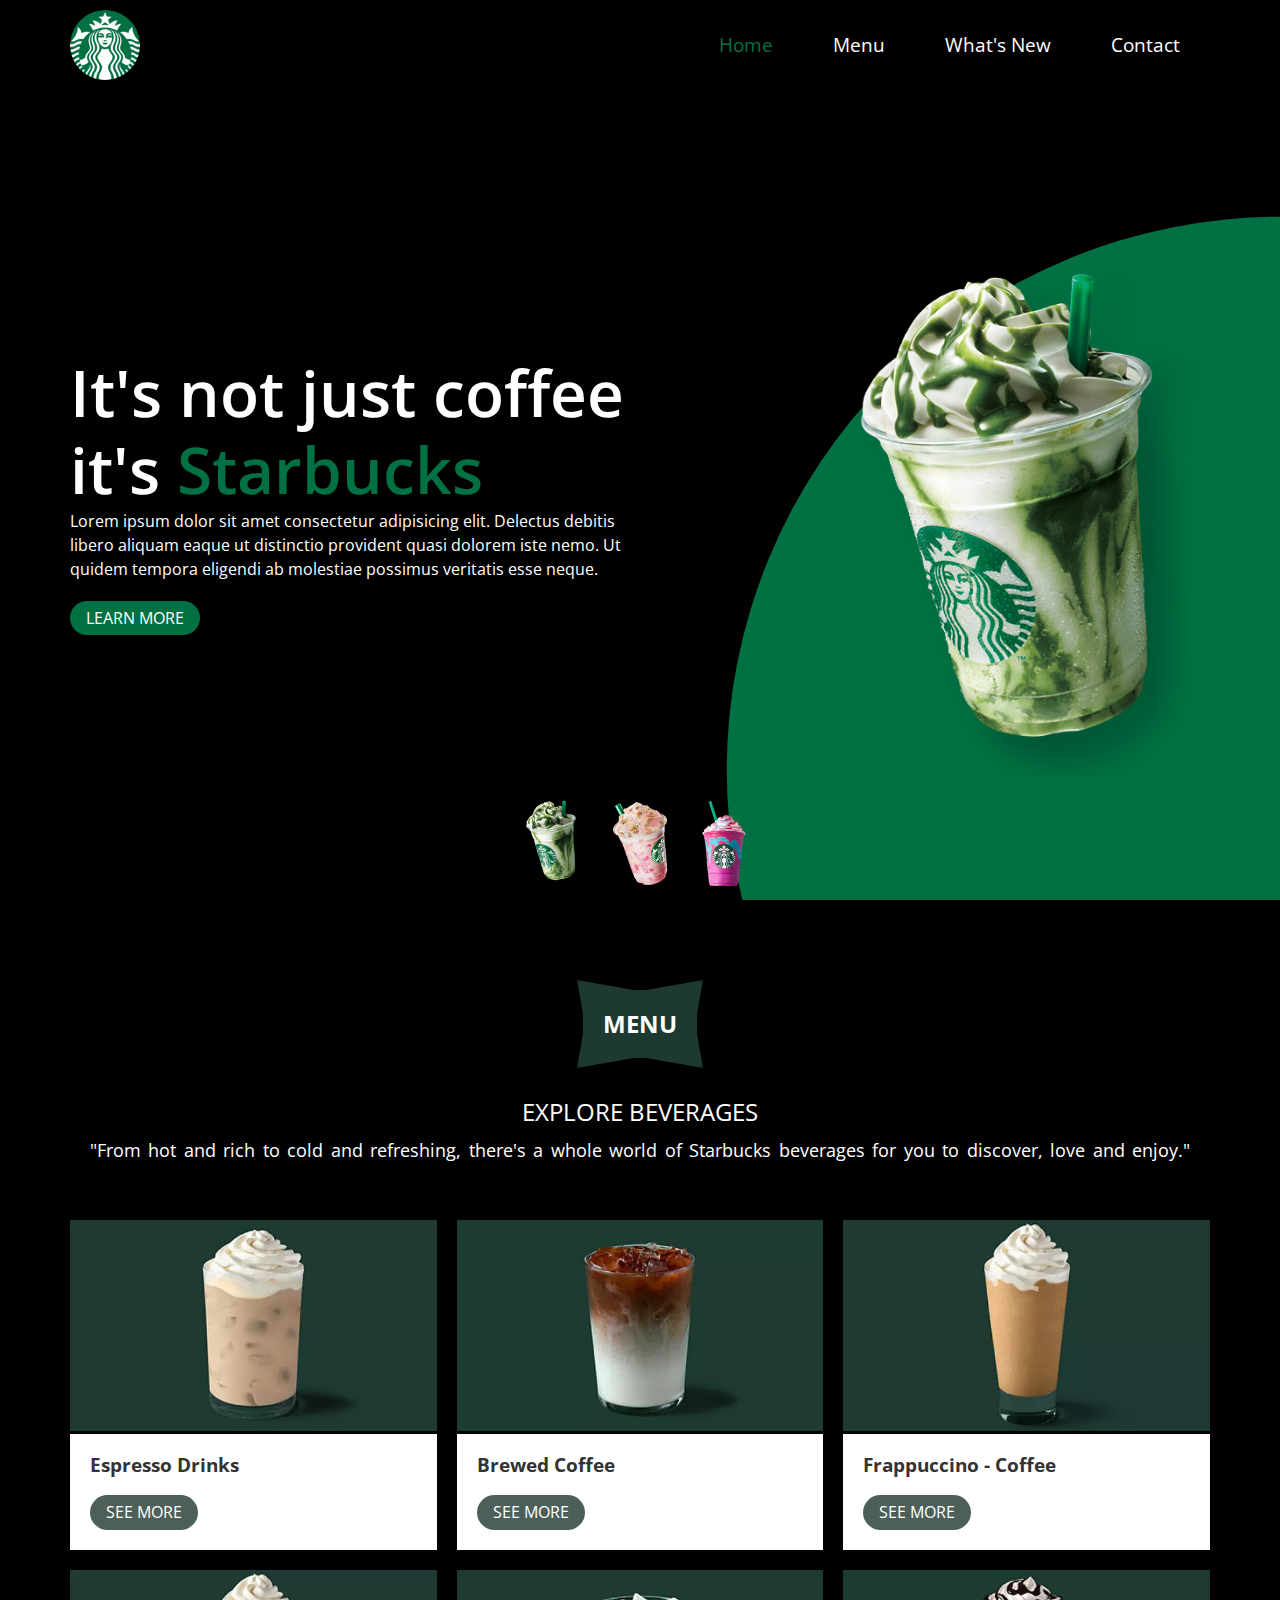
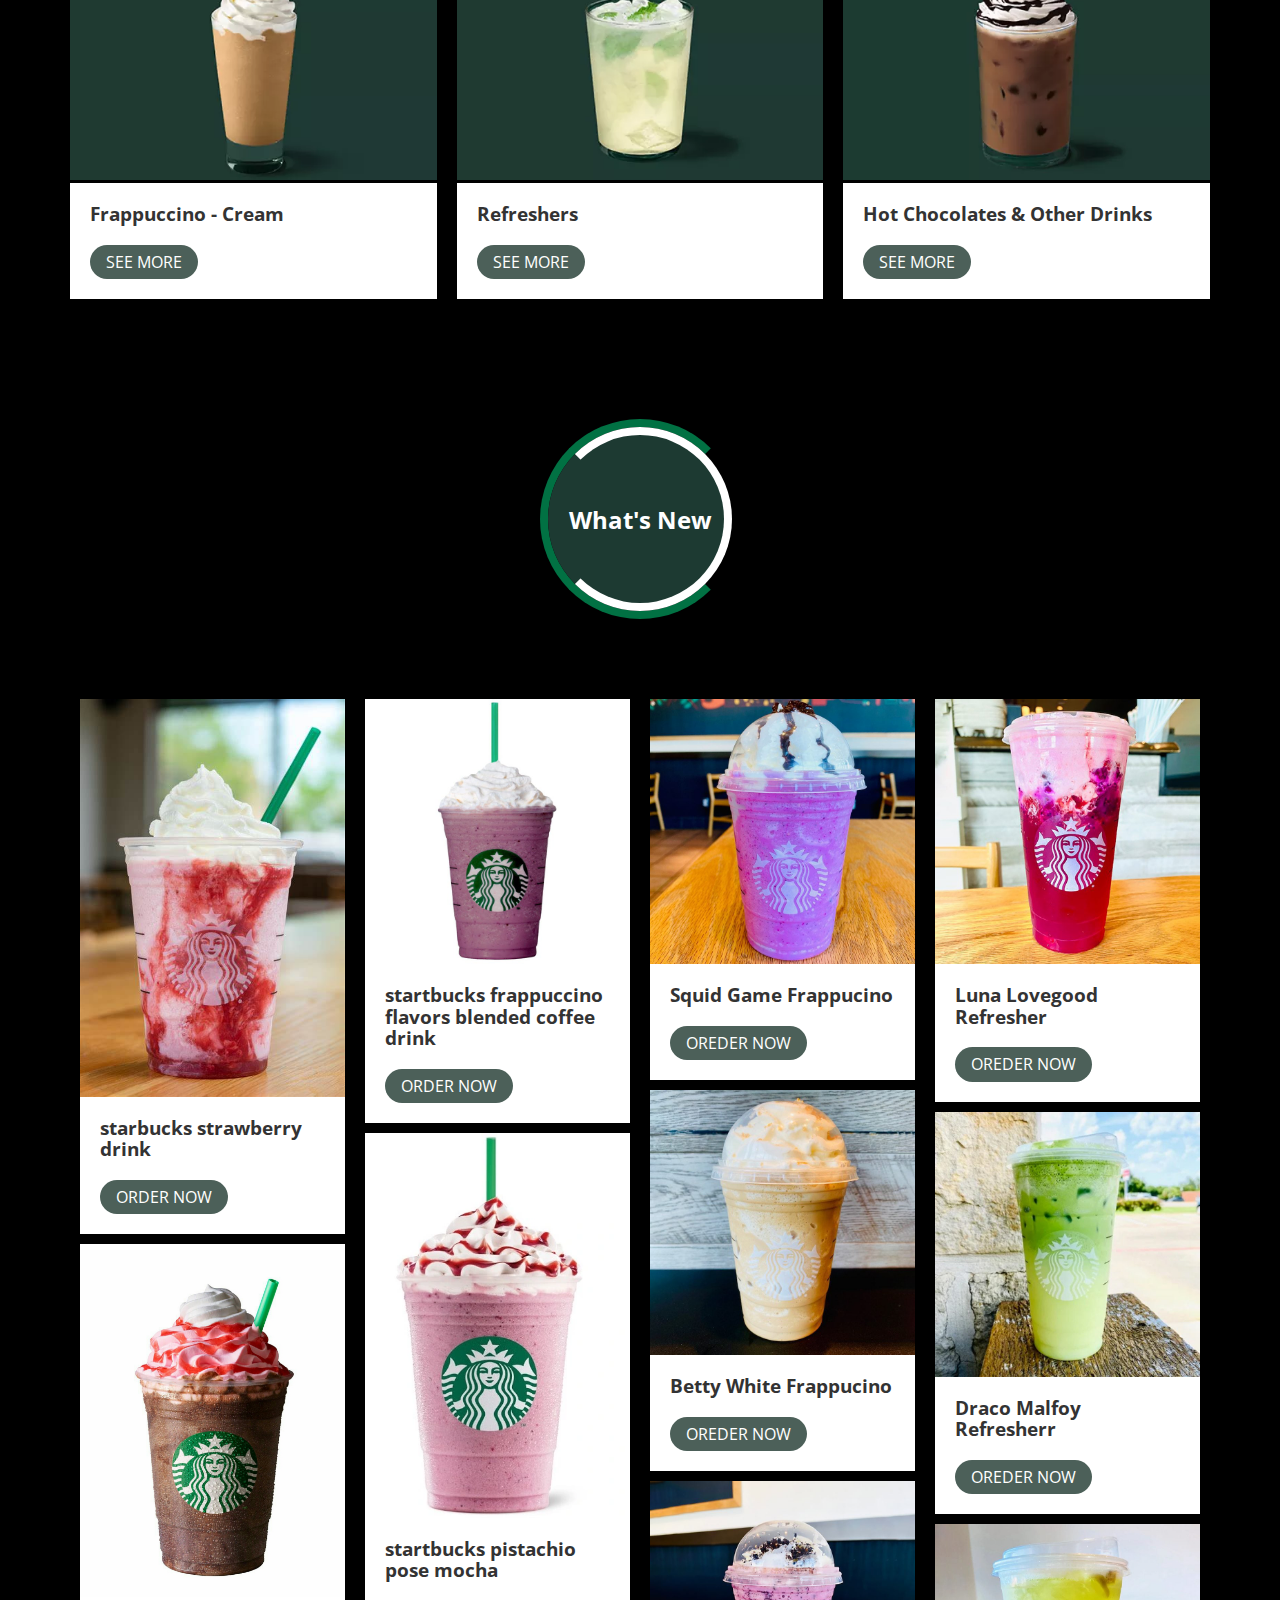
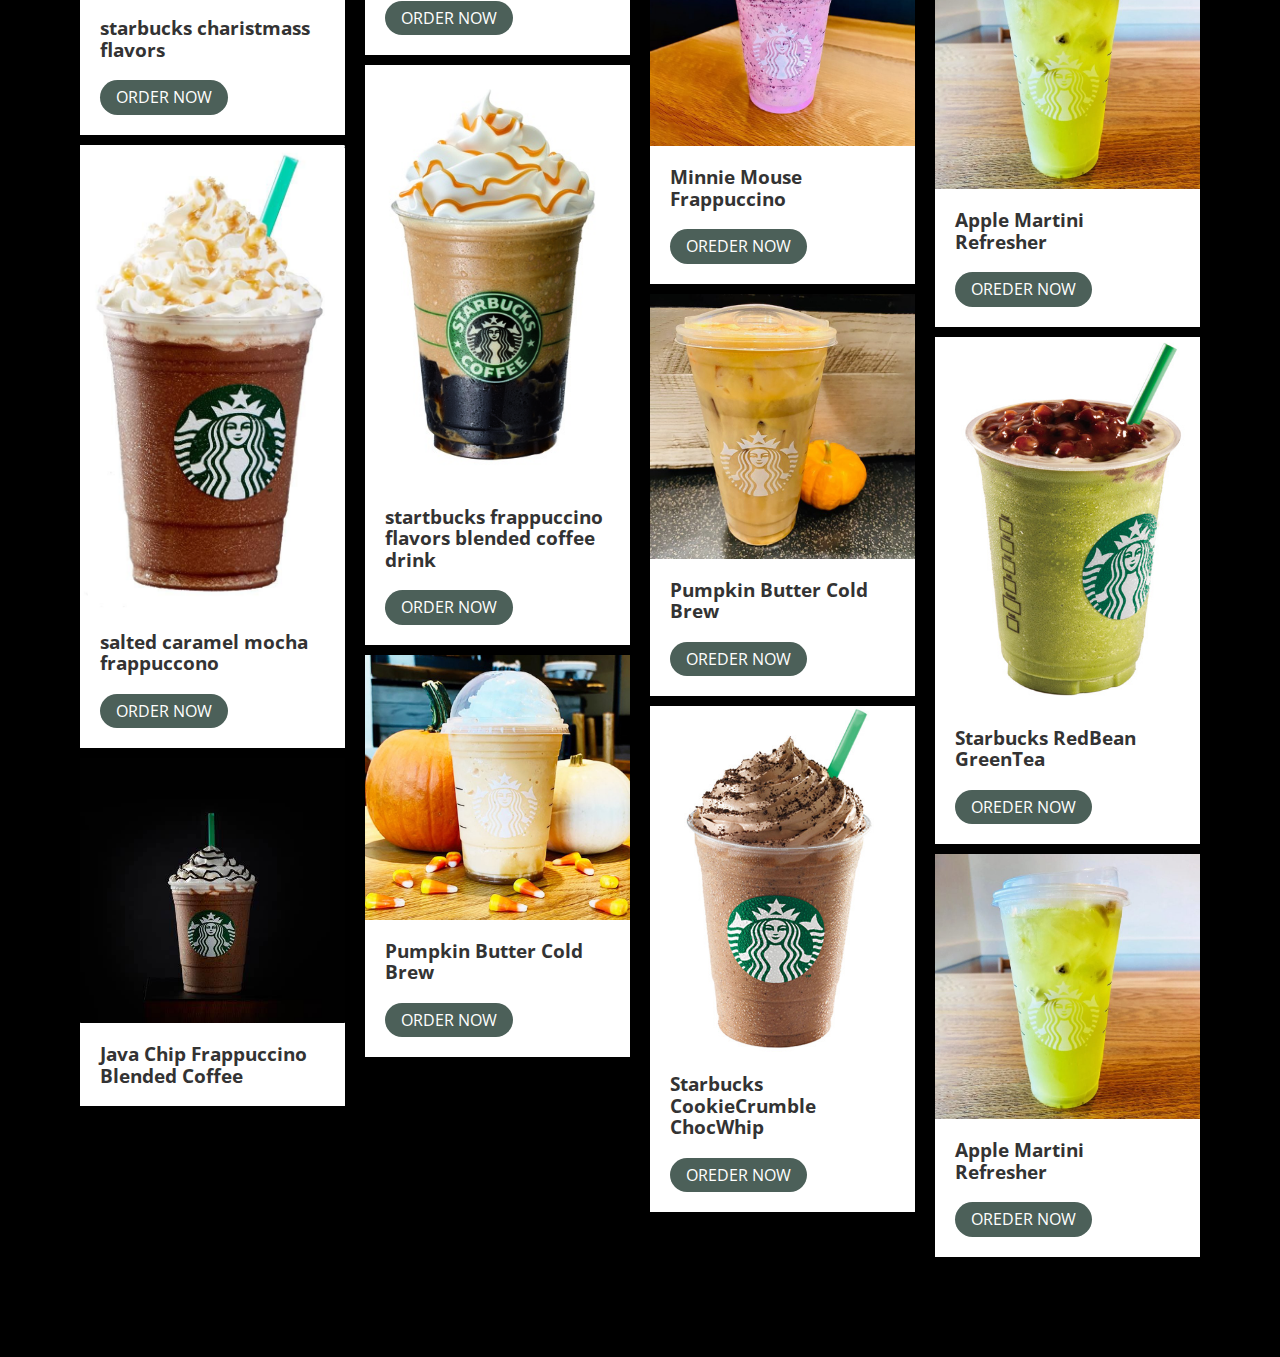
<file: index.html>
<!DOCTYPE html>
<html lang="en">
<head>
    <meta charset="UTF-8">
    <meta name="viewport" content="width=device-width, initial-scale=1.0">
    <title>STARBUCKS</title>
    <!-- css file -->
    <link rel="stylesheet" href="css/style.css">
    <!-- Render All File -->
    <link rel="stylesheet" href="css/normalize.css">
    <!-- Font Awesome Library -->
    <link rel="stylesheet" href="css/all.min.css">
    <!-- Google Font -->
    <link rel="preconnect" href="https://fonts.googleapis.com">
<link rel="preconnect" href="https://fonts.gstatic.com" crossorigin>
<link href="https://fonts.googleapis.com/css2?family=Open+Sans:wght@300;400;500;600;700;800&family=Outfit:wght@100;200;300;400;700&display=swap" rel="stylesheet">
</head>
<body>
    <section>
        <div class="container">
            <div class="circle"></div>
            <header>
                <img src="images/logo.png" alt="">
                <nav>
                    <i class="fa-solid fa-bars toggle-icon"></i>
                    <ul class="main-nav">
                        <li><a href="#Home" class="active">Home</a></li>
                        <li><a href="#Menu">Menu</a>
                            <div class="megamenu">
                                <ul class="links">
                                    <li><a href="Espresso Drinks.html">Espresso Drinks</a></li>
                                    <li><a href="brewed-coffee.html">Brewed Coffee</a></li>
                                    <li><a href="frappuccino-coffee.html">Frappuccino coffee</a></li>
                                    <li><a href="frappuccino-cream.html">Frappuccino Ccream</a></li>
                                    <li><a href="refreshers.html">Refreshers</a></li>
                                </ul>
                            </div>
                        </li>
                        <li><a href="#Whatnews">What's New</a></li>
                        <li><a href="#Contact">Contact</a></li>
                    </ul>
                </nav>
            </header>
            <div class="landing">
                <div class="info">
                    <h2>It's not just coffee</br>it's <span class="sty">Starbucks</span></h2>
                    <p>Lorem ipsum dolor sit amet consectetur adipisicing elit. Delectus debitis libero aliquam eaque ut distinctio provident quasi dolorem iste nemo. Ut quidem tempora eligendi ab molestiae possimus veritatis esse neque.</p>
                    <a href="#" class="btn">learn more</a>
                </div>
                <div class="image">
                    <img src="images/img1.png" alt="" class="starbucks">
                </div>
            </div>
            <div class="thumbs">
                <img src="images/thumb1.png" alt="" onclick="Imageslider('images/img1.png');
                changeCircleColor('#017143'); 
                changeWord('#017143');
                changeBtn('#017143');
                changebgbutton1('#017143');
                changebgbutton2('#017143');
                changebgbutton3('#017143');
                changebgbutton4('#017143');
                changebgbutton5('#017143');
                changebgbutton6('#017143');
                changeActiveWord('#017143')">
                <img src="images/thumb2.png" alt="" onclick="Imageslider('images/img2.png')
                ;changeCircleColor('#eb7495'); 
                changeWord('#eb7495');
                 changeBtn('#eb7495'); 
                 changebgbutton1('#eb7495');
                 changebgbutton2('#eb7495');
                 changebgbutton3('#eb7495');
                 changebgbutton4('#eb7495');
                 changebgbutton5('#eb7495');
                 changebgbutton6('#eb7495');
                 changeActiveWord('#eb7495')">
                <img src="images/thumb3.png" alt="" onclick="Imageslider('images/img3.png');
                changeCircleColor('#d752b1'); 
                changeWord('#d752b1');
                changeBtn('#d752b1'); 
                changebgbutton1('#d752b1');
                changebgbutton2('#d752b1');
                changebgbutton3('#d752b1');
                changebgbutton4('#d752b1');
                changebgbutton5('#d752b1');
                changebgbutton6('#d752b1');
                changeActiveWord('#d752b1')">
            </div>
            <div class="menu" id="Menu">
                <div class="title">
                    <h2>Menu</h2>
                    <h3>EXPLORE BEVERAGES</h3>
                    <p>"From hot and rich to cold and refreshing, there's a whole world of Starbucks beverages for you to discover, love and enjoy."</p>
                </div>
                <div class="menuItems">
                    <div class="item">
                        <img src="images/Esspreso.jpg.jpg" alt="">
                        <div class="text">
                            <h3>Espresso Drinks</h3>
                            <a href="Espresso Drinks.html" class="btnn1">See More</a>
                        </div>
                    </div>
                    <div class="item">
                        <img src="images/BrewedCoffee.jpg.jpg" alt="">
                        <div class="text">
                            <h3>Brewed Coffee</h3>
                            <a href="brewed-coffee.html" class="btnn2">See More</a>
                        </div>
                    </div>
                    <div class="item">
                        <img src="images/Frappuccino.jpg (1).jpg" alt="">
                        <div class="text">
                            <h3>Frappuccino - Coffee</h3>
                            <a href="frappuccino-coffee.html" class="btnn3">See More</a>
                        </div>
                    </div>
                    <div class="item">
                        <img src="images/Frappuccino.jpg.jpg" alt="">
                        <div class="text">
                            <h3>Frappuccino - Cream</h3>
                            <a href="frappuccino-cream.html" class="btnn4">See More</a>
                        </div>
                    </div>
                    <div class="item">
                        <img src="images/Refreshers.jpg.jpg" alt="">
                        <div class="text">
                            <h3>Refreshers</h3>
                            <a href="refreshers.html" class="btnn5">See More</a>
                        </div>
                    </div>
                    <div class="item">
                        <img src="images/HotChocolates.jpg.jpg" alt="">
                        <div class="text">
                            <h3>Hot Chocolates & Other Drinks</h3>
                            <a href="#" class="btnn6">See More</a>
                        </div>
                    </div>
                </div>
            </div>
            <!-- Start Whats New -->
            <div class="menu" id="Whatnews">
                <div class="speialHeading">
                    <div class="head">
                        <h2>What's New</h2>
                    </div>
                </div>
                <div class="row">
                    <div class="column">
                        <div class="item">
                            <img src="images/starbucks strawberry drinks.jpg" alt="">
                            <div class="text">
                                <h3>starbucks strawberry drink</h3>
                                <a href="#">Order Now</a>
                            </div>
                        </div>
                        <div class="item">
                            <img src="images/starbucks charistmass flavors.jpg" alt="">
                            <div class="text">
                                <h3>starbucks charistmass flavors</h3>
                                <a href="#">Order Now</a>
                            </div>
                        </div>
                        <div class="item">
                            <img src="images/salted caramel mocha frappuccono.jpg" alt="">
                            <div class="text">
                                <h3>salted caramel mocha frappuccono</h3>
                                <a href="#">Order Now</a>
                            </div>
                        </div>
                        <div class="item">
                            <img src="images/java.jpg" alt="">
                            <div class="text">
                                <h3>Java Chip Frappuccino Blended Coffee</h3>
                            </div>
                        </div>
                    </div>
                    <div class="column">
                        <div class="item">
                            <img src="images/startbucks frappuccino flavors blended coffee drinks.jpg" alt="">
                            <div class="text">
                                <h3>startbucks frappuccino flavors blended coffee drink</h3>
                                <a href="#">Order Now</a>
                            </div>
                        </div>
                        <div class="item">
                            <img src="images/startbucks pistachio pose mocha.webp" alt="">
                            <div class="text">
                                <h3>startbucks pistachio pose mocha</h3>
                                <a href="#">Order Now</a>
                            </div>
                        </div>
                        <div class="item">
                            <img src="images/R.jpg" alt="">
                            <div class="text">
                                <h3>startbucks frappuccino flavors blended coffee drink</h3>
                                <a href="#">Order Now</a>
                            </div>
                        </div>
                        <div class="item">
                            <img src="images/starbucks-candy-corn-frappuccino-via-totallythebomb.com-square.jpg" alt="">
                            <div class="text">
                                <h3>Pumpkin Butter Cold Brew</h3>
                                <a href="#">Order Now</a>
                            </div>
                        </div>
                    </div>
                    <div class="column">
                        <div class="item">
                            <img src="images/starbucks-secret-menu-Squid-Game-Frappuccino-courtesy-holly-walker.jpg" alt="">
                            <div class="text">
                                <h3>Squid Game Frappucino</h3>
                                <a href="#">Oreder Now</a>
                            </div>
                        </div>
                        <div class="item">
                            <img src="images/betty-white-frappuccino-courtesy-totallythebomb.com_.jpg" alt="">
                            <div class="text">
                                <h3>Betty White Frappucino</h3>
                                <a href="#">Oreder Now</a>
                            </div>
                        </div>
                        <div class="item">
                            <img src="images/starbucks-Minne-Mouse-Frappuccino-1200x1200.jpg" alt="">
                            <div class="text">
                                <h3>Minnie Mouse Frappuccino</h3>
                                <a href="#">Oreder Now</a>
                            </div>
                        </div>
                        <div class="item">
                            <img src="images/starbucks-pumpkin-butter-cold-brew-via-totallythebomb.com-square.jpg" alt="">
                            <div class="text">
                                <h3>Pumpkin Butter Cold Brew</h3>
                                <a href="#">Oreder Now</a>
                            </div>
                        </div>
                        <div class="item">
                            <img src="images/Starbucks_CookieCrumble-ChocWhip.jpg" alt="">
                            <div class="text">
                                <h3>Starbucks CookieCrumble ChocWhip</h3>
                                <a href="#">Oreder Now</a>
                            </div>
                        </div>
                    </div>
                    <div class="column">
                        <div class="item">
                            <img src="images/luna-lovegood-refresher-QT-slideshow.jpg" alt="">
                            <div class="text">
                                <h3>Luna Lovegood Refresher</h3>
                                <a href="#">Oreder Now</a>
                            </div>
                        </div>
                        <div class="item">
                            <img src="images/Draco-Malfoy-Refresher.jpg" alt="">
                            <div class="text">
                                <h3>Draco Malfoy Refresherr</h3>
                                <a href="#">Oreder Now</a>
                            </div>
                        </div>
                        <div class="item">
                            <img src="images/starbucks-apple-martini-refresher-from-the-secret-menu-courtesy-holly-walker.jpg" alt="">
                            <div class="text">
                                <h3>Apple Martini Refresher</h3>
                                <a href="#">Oreder Now</a>
                            </div>
                        </div>
                        <div class="item">
                            <img src="images/Starbucks_RedBeanGreenTea.jpg" alt="">
                            <div class="text">
                                <h3>Starbucks RedBean GreenTea</h3>
                                <a href="#">Oreder Now</a>
                            </div>
                        </div>
                        <div class="item">
                            <img src="images/starbucks-apple-martini-refresher-from-the-secret-menu-courtesy-holly-walker.jpg" alt="">
                            <div class="text">
                                <h3>Apple Martini Refresher</h3>
                                <a href="#">Oreder Now</a>
                            </div>
                        </div>
                    </div>
                </div>
            </div>
            <!-- End Whats New -->
        </div>
    </section>
    <script type="text/javascript">
        function Imageslider(anything) {
            document.querySelector('.starbucks').src = anything;
        }
        function changeCircleColor(color) {
            const circle = document.querySelector('.circle');
            circle.style.background=color;
        }
        function changeWord (color) {
            const span = document.querySelector('span');
            span.style.color=color;
        }
        function changeActiveWord(color) {
            const active = document.querySelector('.active');
            active.style.color = color;
        }
        function changeBtn (color) {
            const btn = document.querySelector('.btn');
            btn.style.background=color;
        }
        function changebgbutton1(color) {
            const btnn1 = document.querySelector('.btnn1');
            btnn1.style.background = color;
        }
        function changebgbutton2(color) {
            const btnn2 = document.querySelector('.btnn2');
            btnn2.style.background = color;
        }
        function changebgbutton3(color) {
            const btnn3 = document.querySelector('.btnn3');
            btnn3.style.background = color;
        }
        function changebgbutton4(color) {
            const btnn4 = document.querySelector('.btnn4');
            btnn4.style.background = color;
        }
        function changebgbutton5(color) {
            const btnn5 = document.querySelector('.btnn5');
            btnn5.style.background = color;
        }
        function changebgbutton6(color) {
            const btnn6 = document.querySelector('.btnn6');
            btnn6.style.background = color;
        }
    </script>
</body>
</html>
</file>
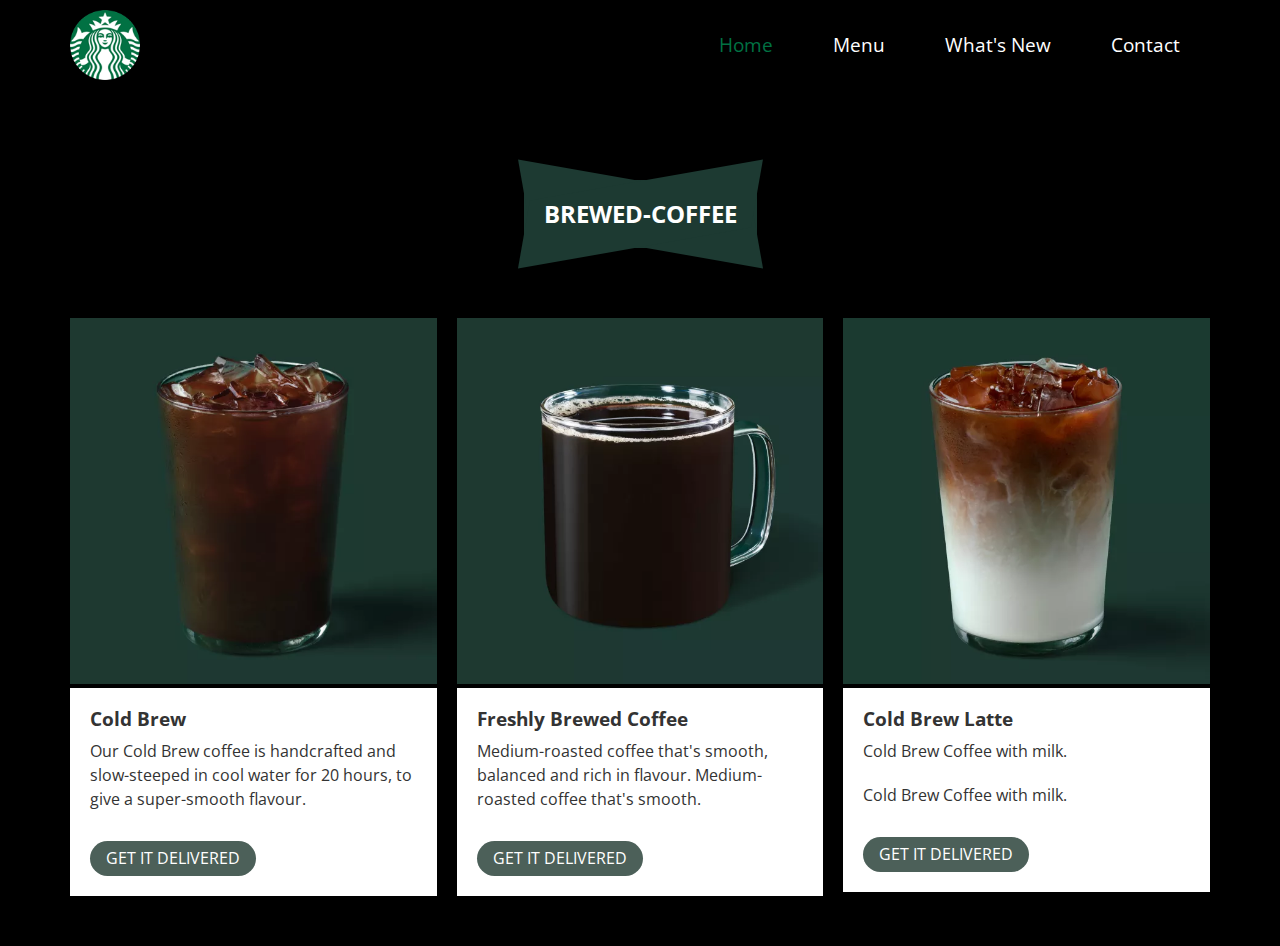
<file: brewed-coffee.html>
<!DOCTYPE html>
<html lang="en">
<head>
    <meta charset="UTF-8">
    <meta name="viewport" content="width=device-width, initial-scale=1.0">
    <title>brewed-coffee</title>
    <!-- css file -->
    <link rel="stylesheet" href="css/style.css">
    <!-- Render All File -->
    <link rel="stylesheet" href="css/normalize.css">
    <!-- Font Awesome Library -->
    <link rel="stylesheet" href="css/all.min.css">
    <!-- Google Font -->
    <link rel="preconnect" href="https://fonts.googleapis.com">
<link rel="preconnect" href="https://fonts.gstatic.com" crossorigin>
<link href="https://fonts.googleapis.com/css2?family=Open+Sans:wght@300;400;500;600;700;800&family=Outfit:wght@100;200;300;400;700&display=swap" rel="stylesheet">
</head>
<body>
    <section>
        <div class="container">
            <header>
                <img src="images/logo.png" alt="">
                <nav>
                    <i class="fa-solid fa-bars toggle-icon"></i>
                    <ul class="main-nav">
                        <li><a href="index.html" class="active" id="Home">Home</a></li>
                        <li><a href="index.html">Menu</a>
                            <div class="megamenu">
                                <ul class="links">
                                    <li><a href="Espresso Drinks.html">Espresso Drinks</a></li>
                                    <li><a href="brewed-coffee.html">Brewed Coffee</a></li>
                                    <li><a href="frappuccino-coffee.html">Frappuccino coffee</a></li>
                                    <li><a href="frappuccino-cream.html">Frappuccino Ccream</a></li>
                                    <li><a href="refreshers.html">Refreshers</a></li>
                                </ul>
                            </div>
                        </li>
                        <li><a href="#Whatnews">What's New</a></li>
                        <li><a href="#Contact">Contact</a></li>
                    </ul>
                </nav>
            </header>
            <div class="menu">
                <div class="title">
                    <h2>brewed-coffee</h2>
                </div>
                <div class="menuItems">
                    <div class="item">
                        <img src="images/Cold Brew.jpg.jpg" alt="">
                        <div class="text">
                            <h3>Cold Brew</h3>
                            <p>Our Cold Brew coffee is handcrafted and slow-steeped in cool water for 20 hours,
                                 to give a super-smooth flavour.</p>
                            <a href="#" class="btnn6">get it delivered</a>
                        </div>
                    </div>
                    <div class="item">
                        <img src="images/Freshly Brewed Coffee.jpg.jpg" alt="">
                        <div class="text">
                            <h3>Freshly Brewed Coffee</h3>
                            <p>Medium-roasted coffee that's smooth, balanced and rich in flavour.
                                Medium-roasted coffee that's smooth.
                            </p>
                            <a href="#" class="btnn6">get it delivered</a>
                        </div>
                    </div>
                    <div class="item">
                        <img src="images/Cold Brew Latte.jpg.jpg" alt="">
                        <div class="text">
                            <h3>Cold Brew Latte</h3>
                            <p>Cold Brew Coffee with milk.</p>
                            <p>Cold Brew Coffee with milk.</p>
                            <a href="#" class="btnn6">get it delivered</a>
                        </div>
                    </div>
                </div>
            </div>
        </div>
    </section>
</body>
</html>
</file>
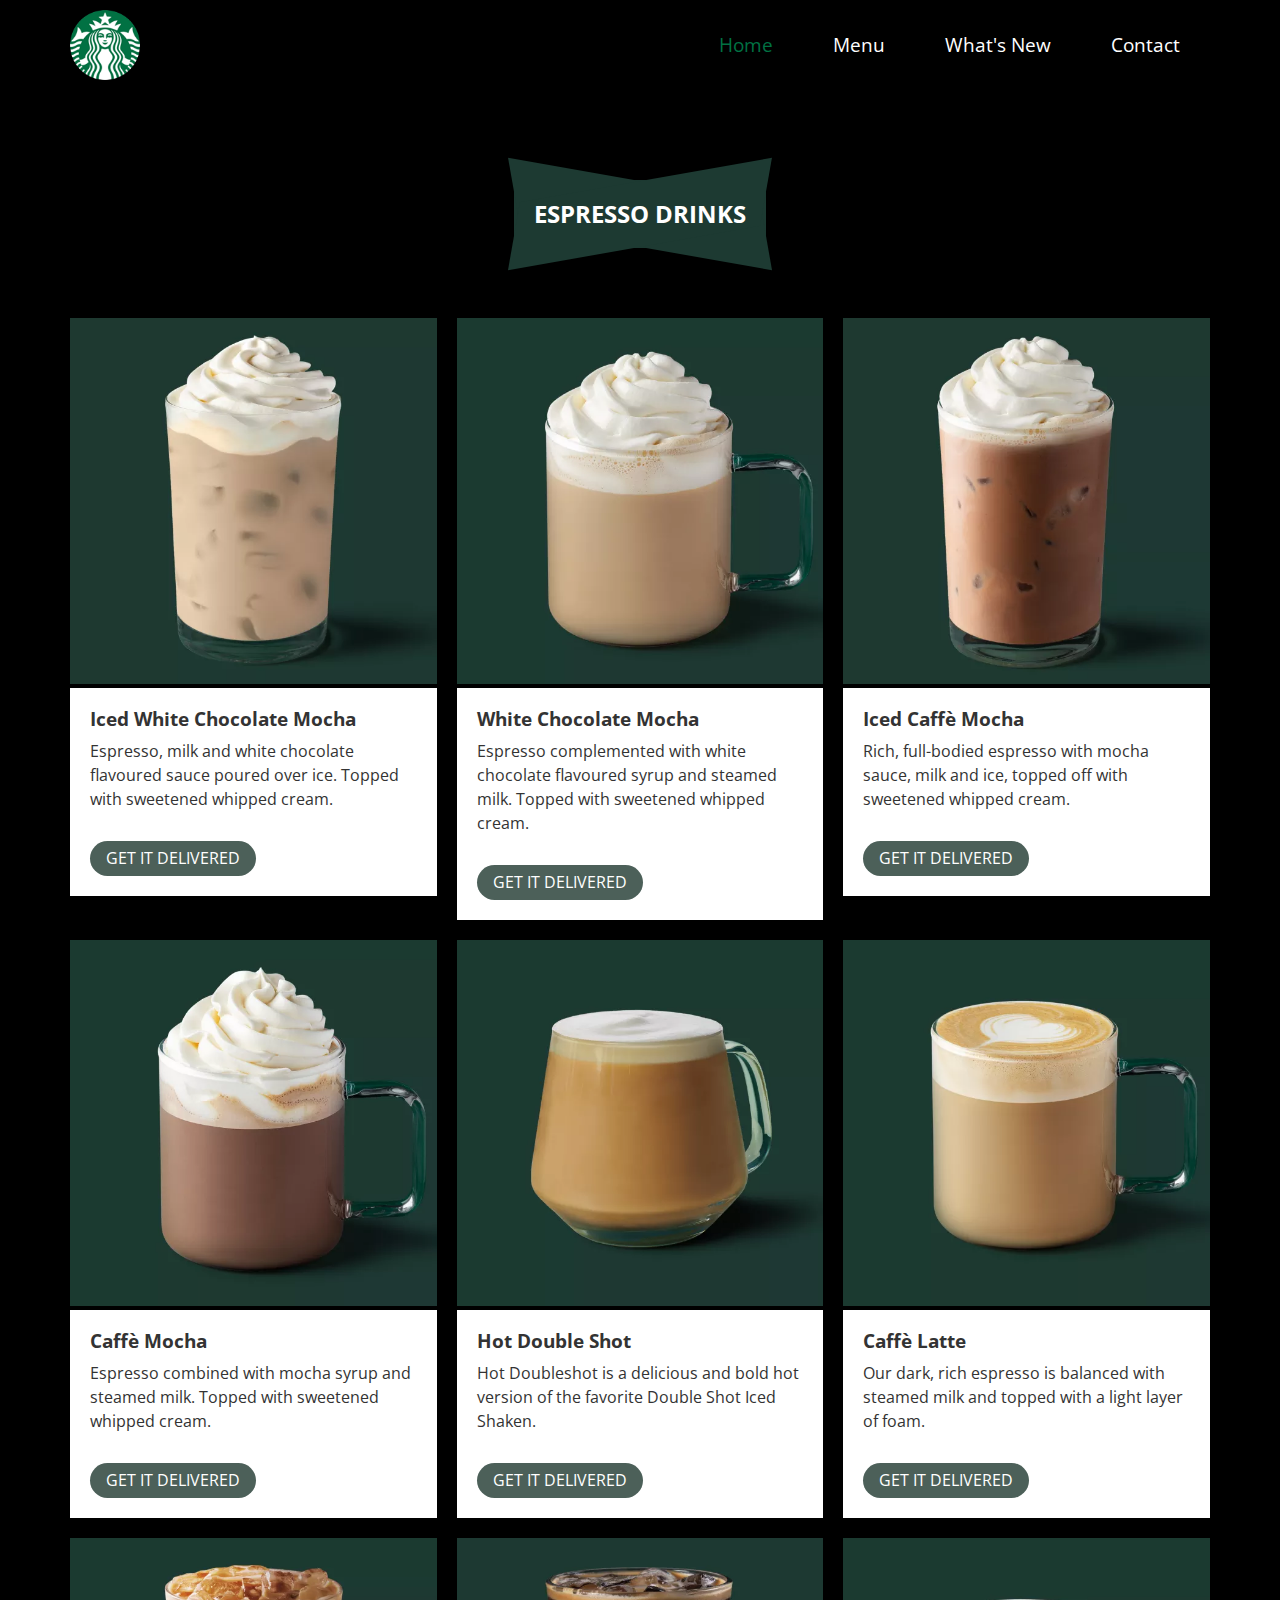
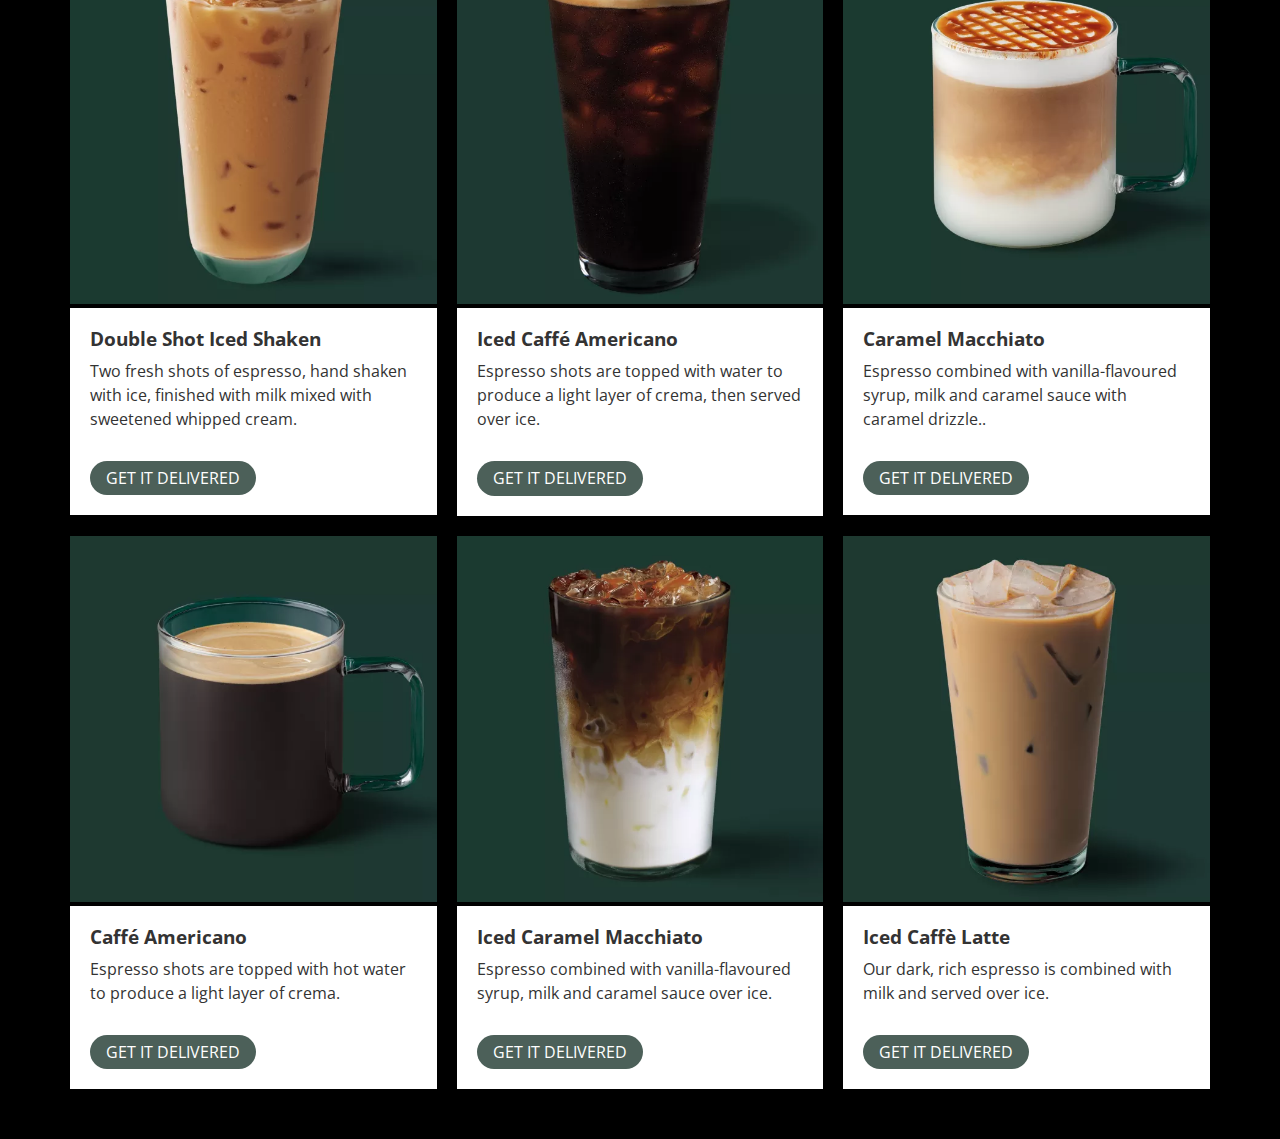
<file: Espresso Drinks.html>
<!DOCTYPE html>
<html lang="en">
<head>
    <meta charset="UTF-8">
    <meta name="viewport" content="width=device-width, initial-scale=1.0">
    <title>Espresso Drinks</title>
    <!-- css file -->
    <link rel="stylesheet" href="css/style.css">
    <!-- Render All File -->
    <link rel="stylesheet" href="css/normalize.css">
    <!-- Font Awesome Library -->
    <link rel="stylesheet" href="css/all.min.css">
    <!-- Google Font -->
    <link rel="preconnect" href="https://fonts.googleapis.com">
<link rel="preconnect" href="https://fonts.gstatic.com" crossorigin>
<link href="https://fonts.googleapis.com/css2?family=Open+Sans:wght@300;400;500;600;700;800&family=Outfit:wght@100;200;300;400;700&display=swap" rel="stylesheet">
</head>
<body>
    <section>
        <div class="container">
            <header>
                <img src="images/logo.png" alt="">
                <nav>
                    <i class="fa-solid fa-bars toggle-icon"></i>
                    <ul class="main-nav">
                        <li><a href="#Home" class="active">Home</a></li>
                        <li><a href="index.html">Menu</a>
                            <div class="megamenu">
                                <ul class="links">
                                    <li><a href="Espresso Drinks.html">Espresso Drinks</a></li>
                                    <li><a href="brewed-coffee.html">Brewed Coffee</a></li>
                                    <li><a href="frappuccino-coffee.html">Frappuccino coffee</a></li>
                                    <li><a href="frappuccino-cream.html">Frappuccino Ccream</a></li>
                                    <li><a href="refreshers.html">Refreshers</a></li>
                                </ul>
                            </div>
                        </li>
                        <li><a href="#Whatnews">What's New</a></li>
                        <li><a href="#Contact">Contact</a></li>
                    </ul>
                </nav>
            </header>
            <div class="menu">
                <div class="title">
                    <h2>Espresso Drinks</h2>
                </div>
                <div class="menuItems">
                    <div class="item">
                        <img src="images/Iced White Chocolate Mocha .jpg (1).jpg" alt="">
                        <div class="text">
                            <h3>Iced White Chocolate Mocha</h3>
                            <p>Espresso, milk and white chocolate flavoured sauce poured over ice.
                                 Topped with sweetened whipped cream.</p>
                            <a href="#" class="btnn6">get it delivered</a>
                        </div>
                    </div>
                    <div class="item">
                        <img src="images/White Chocolate Mocha .jpg (1).jpg" alt="">
                        <div class="text">
                            <h3>White Chocolate Mocha</h3>
                            <p>Espresso complemented with white chocolate flavoured syrup and steamed milk. 
                                Topped with sweetened whipped cream.</p>
                            <a href="#" class="btnn6">get it delivered</a>
                        </div>
                    </div>
                    <div class="item">
                        <img src="images/Iced Caffe╠Ç Mocha.jpg (1).jpg" alt="">
                        <div class="text">
                            <h3>Iced Caffè Mocha</h3>
                            <p>Rich, full-bodied espresso with mocha sauce, milk and ice,
                                 topped off with sweetened whipped cream.</p>
                            <a href="#" class="btnn6">get it delivered</a>
                        </div>
                    </div>
                    <div class="item">
                        <img src="images/Caffe╠Ç Mocha.jpg (1).jpg" alt="">
                        <div class="text">
                            <h3>Caffè Mocha</h3>
                            <p>Espresso combined with mocha syrup and steamed milk. 
                                Topped with sweetened whipped cream.</p>
                            <a href="#" class="btnn6">get it delivered</a>
                        </div>
                    </div>
                    <div class="item">
                        <img src="images/Hot Double Shot.jpg.jpg" alt="">
                        <div class="text">
                            <h3>Hot Double Shot</h3>
                            <p>Hot Doubleshot is a delicious and bold hot version of 
                                the favorite Double Shot Iced Shaken.</p>
                            <a href="#" class="btnn6">get it delivered</a>
                        </div>
                    </div>
                    <div class="item">
                        <img src="images/Caffe╠Ç Latte .jpg.jpg" alt="">
                        <div class="text">
                            <h3>Caffè Latte</h3>
                            <p>Our dark, rich espresso is balanced with steamed milk and topped with a light layer of foam.</p>
                            <a href="#" class="btnn6">get it delivered</a>
                        </div>
                    </div>
                    <div class="item">
                        <img src="images/Double Shot Iced Shaken.jpg.jpg" alt="">
                        <div class="text">
                            <h3>Double Shot Iced Shaken</h3>
                            <p>Two fresh shots of espresso, hand shaken with ice, 
                                finished with milk mixed with sweetened whipped cream.</p>
                            <a href="#" class="btnn6">get it delivered</a>
                        </div>
                    </div>
                    <div class="item">
                        <img src="images/Iced Caffe╠Ç Americano.jpg (1).jpg" alt="">
                        <div class="text">
                            <h3>Iced Caffé Americano</h3>
                            <p>Espresso shots are topped with water to produce a light layer of crema, 
                                then served over ice.</p>
                            <a href="#" class="btnn6">get it delivered</a>
                        </div>
                    </div>
                    <div class="item">
                        <img src="images/Caramel Macchiato.jpg.jpg" alt="">
                        <div class="text">
                            <h3>Caramel Macchiato</h3>
                            <p>Espresso combined with vanilla-flavoured syrup, milk and caramel sauce with caramel drizzle..</p>
                            <a href="#" class="btnn6">get it delivered</a>
                        </div>
                    </div>
                    <div class="item">
                        <img src="images/Caffe╠Ç Americano.jpg (1).jpg" alt="">
                        <div class="text">
                            <h3>Caffé Americano</h3>
                            <p>Espresso shots are topped with hot water to produce a light layer of crema.</p>
                            <a href="#" class="btnn6">get it delivered</a>
                        </div>
                    </div>
                    <div class="item">
                        <img src="images/Iced Caramel Macchiato.jpg.jpg" alt="">
                        <div class="text">
                            <h3>Iced Caramel Macchiato</h3>
                            <p>Espresso combined with vanilla-flavoured syrup, milk and caramel sauce over ice.</p>
                            <a href="#" class="btnn6">get it delivered</a>
                        </div>
                    </div>
                    <div class="item">
                        <img src="images/Iced Caffe╠Ç Latte.jpg.jpg" alt="">
                        <div class="text">
                            <h3>Iced Caffè Latte</h3>
                            <p>Our dark, rich espresso is combined with milk and served over ice.</p>
                            <a href="#" class="btnn6">get it delivered</a>
                        </div>
                    </div>
                    
                </div>
            </div>
        </div>
    </section>
</body>
</html>
</file>
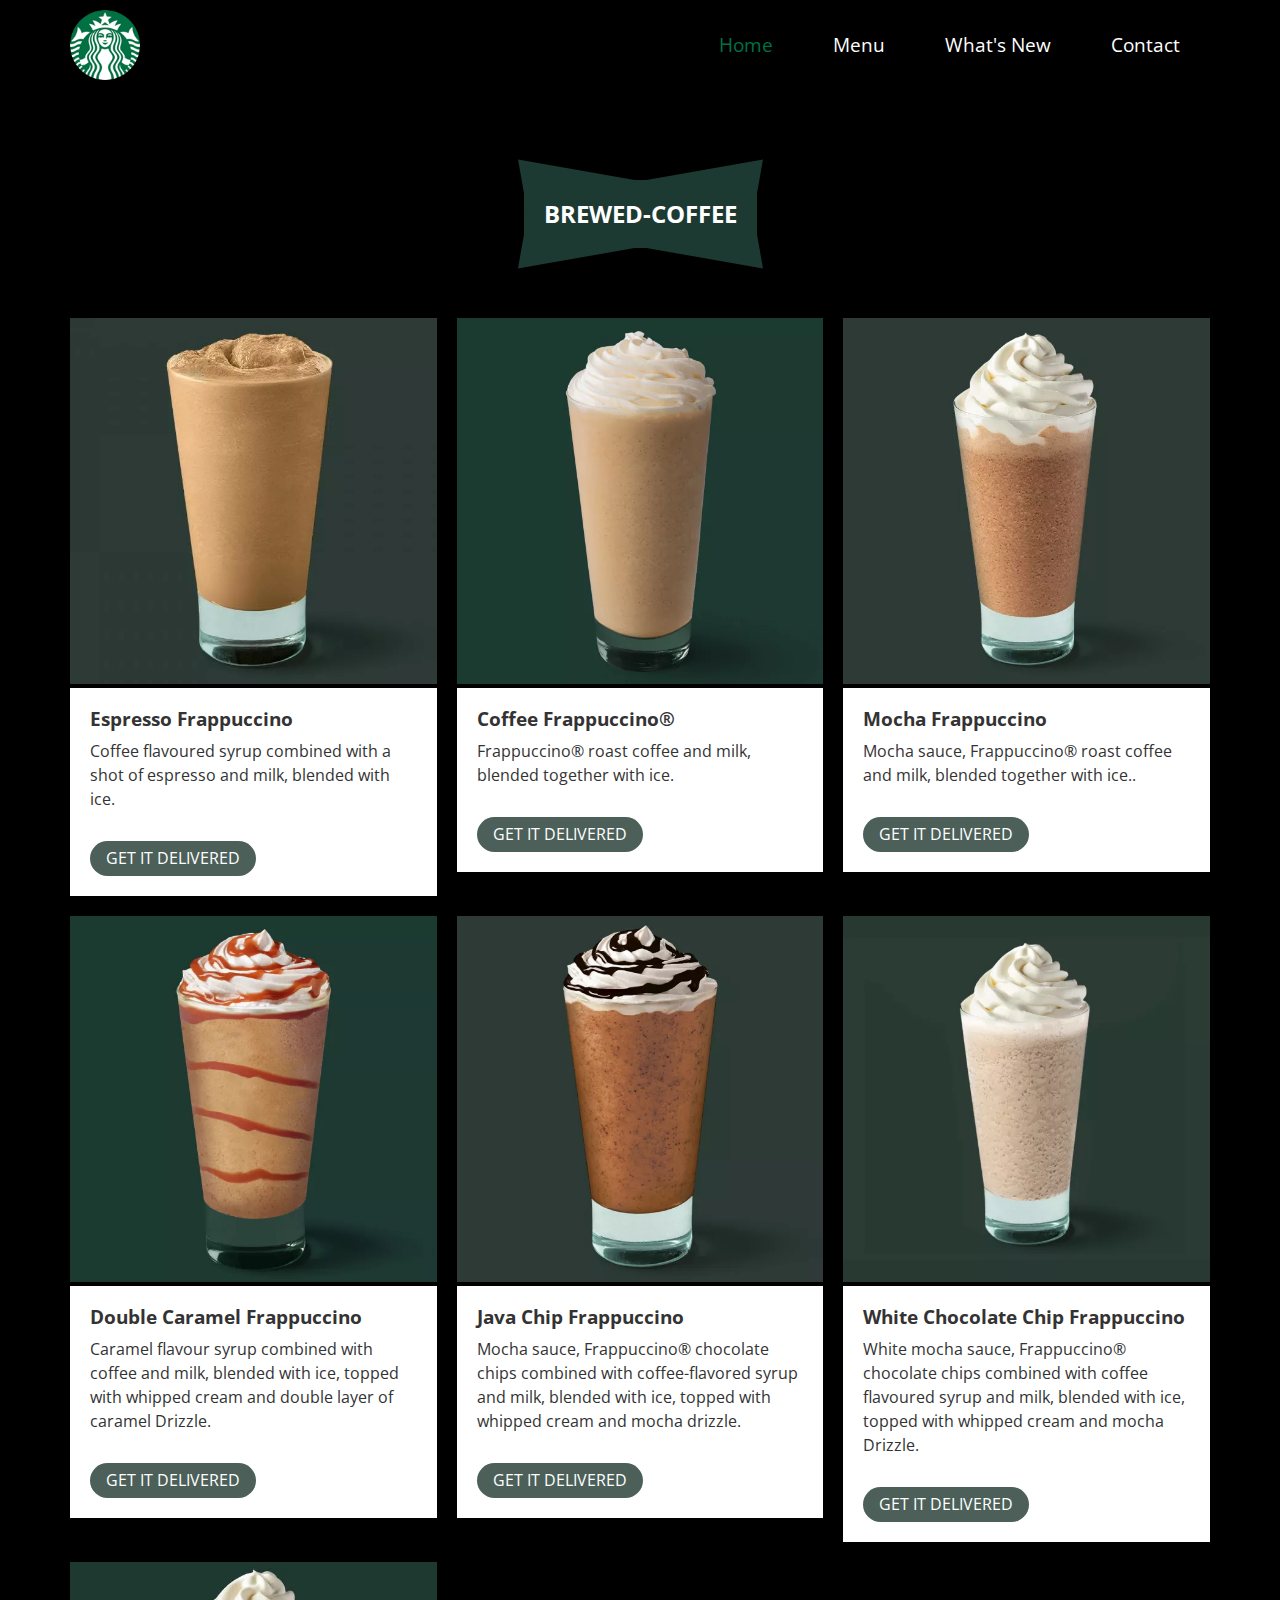
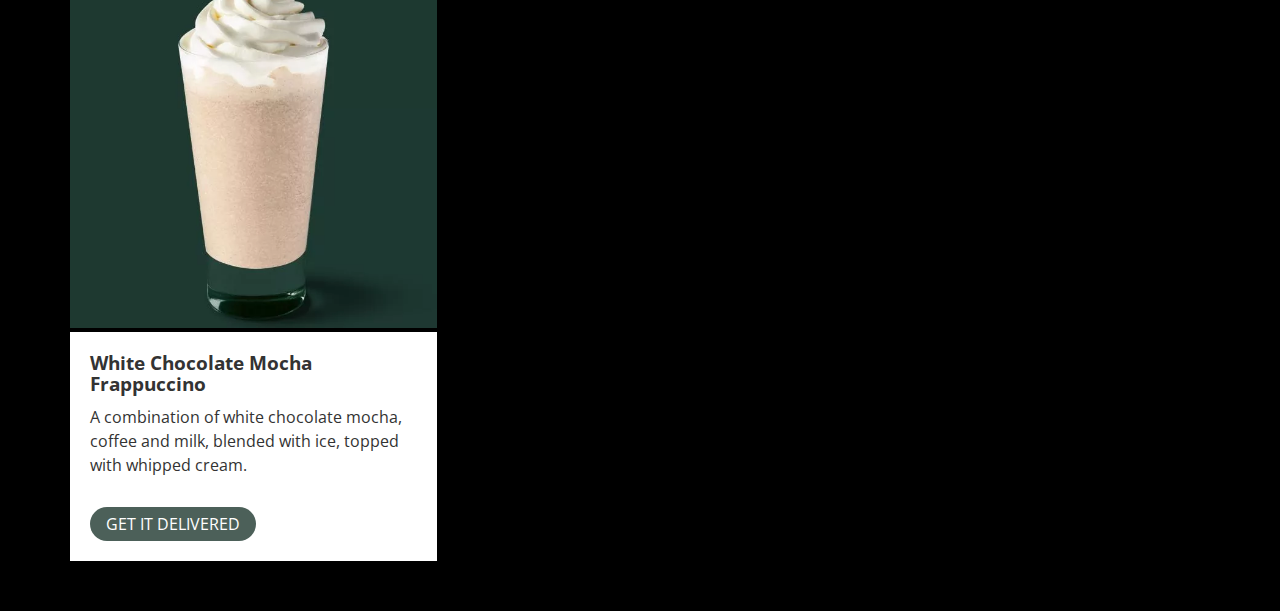
<file: frappuccino-coffee.html>
<!DOCTYPE html>
<html lang="en">
<head>
    <meta charset="UTF-8">
    <meta name="viewport" content="width=device-width, initial-scale=1.0">
    <title>frappuccino-coffee</title>
    <!-- css file -->
    <link rel="stylesheet" href="css/style.css">
    <!-- Render All File -->
    <link rel="stylesheet" href="css/normalize.css">
    <!-- Font Awesome Library -->
    <link rel="stylesheet" href="css/all.min.css">
    <!-- Google Font -->
    <link rel="preconnect" href="https://fonts.googleapis.com">
<link rel="preconnect" href="https://fonts.gstatic.com" crossorigin>
<link href="https://fonts.googleapis.com/css2?family=Open+Sans:wght@300;400;500;600;700;800&family=Outfit:wght@100;200;300;400;700&display=swap" rel="stylesheet">
</head>
<body>
    <section>
        <div class="container">
            <header>
                <img src="images/logo.png" alt="">
                <nav>
                    <i class="fa-solid fa-bars toggle-icon"></i>
                    <ul class="main-nav">
                        <li><a href="#Home" class="active">Home</a></li>
                        <li><a href="index.html">Menu</a>
                            <div class="megamenu">
                                <ul class="links">
                                    <li><a href="Espresso Drinks.html">Espresso Drinks</a></li>
                                    <li><a href="brewed-coffee.html">Brewed Coffee</a></li>
                                    <li><a href="frappuccino-coffee.html">Frappuccino coffee</a></li>
                                    <li><a href="frappuccino-cream.html">Frappuccino Ccream</a></li>
                                    <li><a href="refreshers.html">Refreshers</a></li>
                                </ul>
                            </div>
                        </li>
                        <li><a href="#Whatnews">What's New</a></li>
                        <li><a href="#Contact">Contact</a></li>
                    </ul>
                </nav>
            </header>
            <div class="menu">
                <div class="title">
                    <h2>brewed-coffee</h2>
                </div>
                <div class="menuItems">
                    <div class="item">
                        <img src="images/Espresso_Frappuccino_01.jpg.jpg" alt="">
                        <div class="text">
                            <h3>Espresso Frappuccino</h3>
                            <p>Coffee flavoured syrup combined with a shot of espresso and milk,
                                 blended with ice.</p>
                            <a href="#" class="btnn6">get it delivered</a>
                        </div>
                    </div>
                    <div class="item">
                        <img src="images/Coffee Frappuccino.jpg.jpg" alt="">
                        <div class="text">
                            <h3>Coffee Frappuccino®</h3>
                            <p>Frappuccino® roast coffee and milk, blended together with ice.</p>
                            <a href="#" class="btnn6">get it delivered</a>
                        </div>
                    </div>
                    <div class="item">
                        <img src="images/Mocha_Frappuccino_01.jpg.jpg" alt="">
                        <div class="text">
                            <h3>Mocha Frappuccino</h3>
                            <p>Mocha sauce, Frappuccino® roast coffee and milk, blended together with ice..</p>
                            <a href="#" class="btnn6">get it delivered</a>
                        </div>
                    </div>
                    <div class="item">
                        <img src="images/Double Caramel Frappuccino.jpg.jpg" alt="">
                        <div class="text">
                            <h3>Double Caramel Frappuccino</h3>
                            <p>Caramel flavour syrup combined with coffee and milk, blended with ice,
                             topped with whipped cream and double layer of caramel Drizzle.</p>
                            <a href="#" class="btnn6">get it delivered</a>
                        </div>
                    </div>
                    <div class="item">
                        <img src="images/Java_Chip_Frappuccino_01.jpg.jpg" alt="">
                        <div class="text">
                            <h3>Java Chip Frappuccino</h3>
                            <p>Mocha sauce, Frappuccino® chocolate chips combined with coffee-flavored syrup and milk, blended with ice,
                                 topped with whipped cream and mocha drizzle.</p>
                            <a href="#" class="btnn6">get it delivered</a>
                        </div>
                    </div>
                    <div class="item">
                        <img src="images/WM chip Frappuccino.jpg (1).png.png" alt="">
                        <div class="text">
                            <h3>White Chocolate Chip Frappuccino</h3>
                            <p>White mocha sauce, Frappuccino® chocolate chips combined with coffee flavoured syrup and milk, blended with ice,
                             topped with whipped cream and mocha Drizzle.</p>
                            <a href="#" class="btnn6">get it delivered</a>
                        </div>
                    </div>
                    <div class="item">
                        <img src="images/White Chocolate Mocha Frappuccino_0.jpg.jpg" alt="">
                        <div class="text">
                            <h3>White Chocolate Mocha Frappuccino</h3>
                            <p>A combination of white chocolate mocha, coffee and milk, 
                                blended with ice, topped with whipped cream.</p>
                            <a href="#" class="btnn6">get it delivered</a>
                        </div>
                    </div>
                </div>
            </div>
        </div>
    </section>
</body>
</html>
</file>
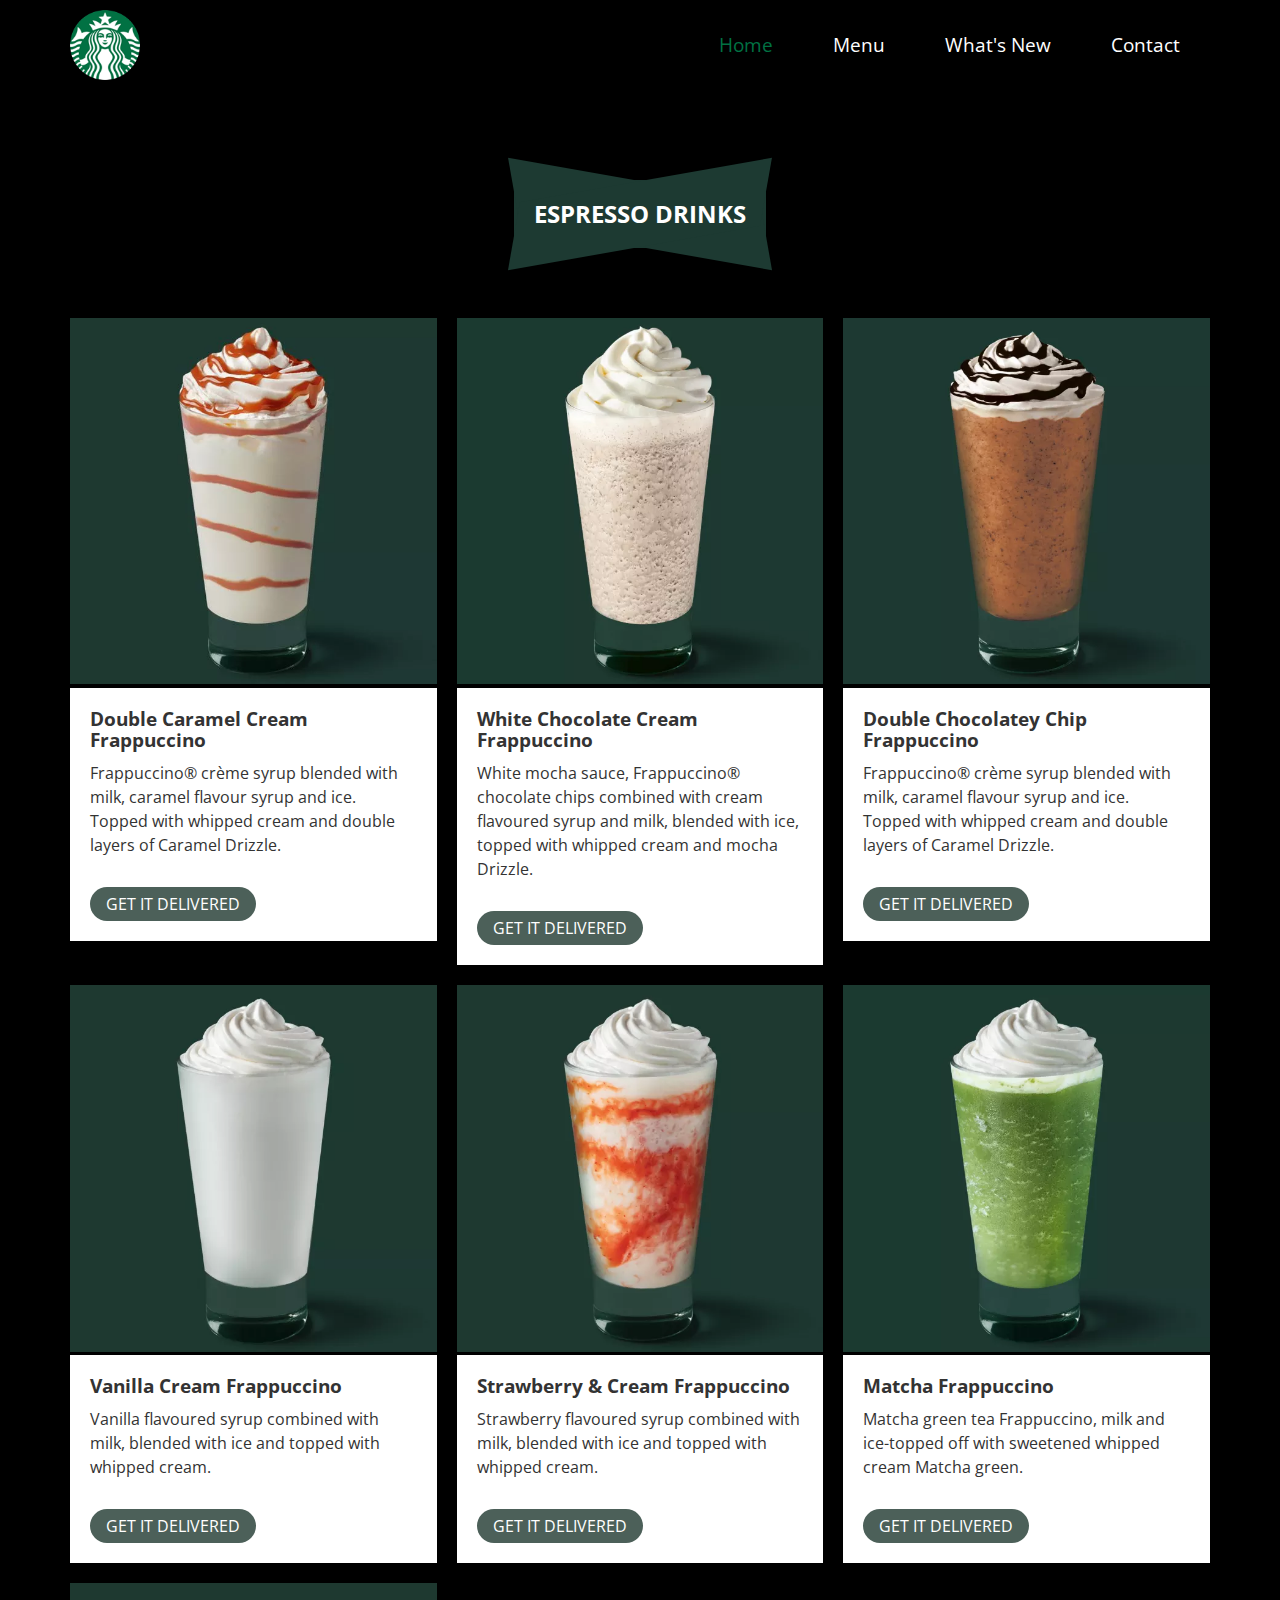
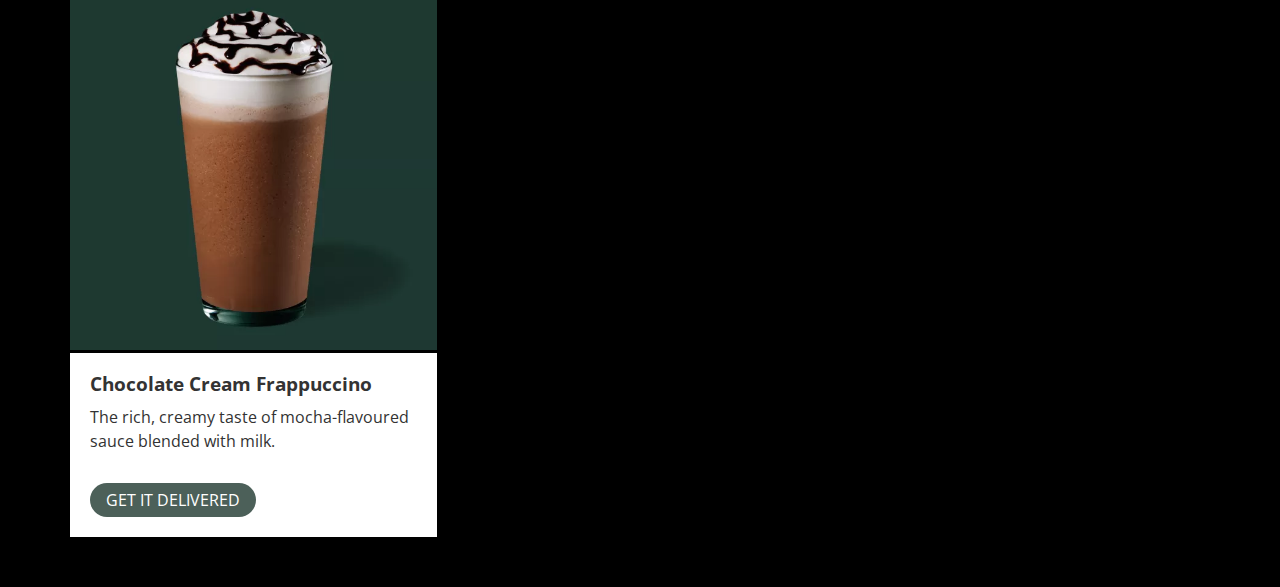
<file: frappuccino-cream.html>
<!DOCTYPE html>
<html lang="en">
<head>
    <meta charset="UTF-8">
    <meta name="viewport" content="width=device-width, initial-scale=1.0">
    <title>frappuccino-cream</title>
     <!-- css file -->
     <link rel="stylesheet" href="css/style.css">
     <!-- Render All File -->
     <link rel="stylesheet" href="css/normalize.css">
     <!-- Font Awesome Library -->
     <link rel="stylesheet" href="css/all.min.css">
     <!-- Google Font -->
     <link rel="preconnect" href="https://fonts.googleapis.com">
<link rel="preconnect" href="https://fonts.gstatic.com" crossorigin>
<link href="https://fonts.googleapis.com/css2?family=Open+Sans:wght@300;400;500;600;700;800&family=Outfit:wght@100;200;300;400;700&display=swap" rel="stylesheet"> 
</head>
<body>
    <section>
        <div class="container">
            <header>
                <img src="images/logo.png" alt="">
                <nav>
                    <i class="fa-solid fa-bars toggle-icon"></i>
                    <ul class="main-nav">
                        <li><a href="#Home" class="active">Home</a></li>
                        <li><a href="index.html">Menu</a>
                            <div class="megamenu">
                                <ul class="links">
                                    <li><a href="Espresso Drinks.html">Espresso Drinks</a></li>
                                    <li><a href="brewed-coffee.html">Brewed Coffee</a></li>
                                    <li><a href="frappuccino-coffee.html">Frappuccino coffee</a></li>
                                    <li><a href="frappuccino-cream.html">Frappuccino Ccream</a></li>
                                    <li><a href="refreshers.html">Refreshers</a></li>
                                </ul>
                            </div>
                        </li>
                        <li><a href="#Whatnews">What's New</a></li>
                        <li><a href="#Contact">Contact</a></li>
                    </ul>
                </nav>
            </header>
            <div class="menu">
                <div class="title">
                    <h2>Espresso Drinks</h2>
                </div>
                <div class="menuItems">
                    <div class="item">
                        <img src="images/Double Caramel Cream Frappuccino.jpg.jpg" alt="">
                        <div class="text">
                            <h3>Double Caramel Cream Frappuccino</h3>
                            <p>Frappuccino® crème syrup blended with milk, caramel flavour syrup and ice.
                                 Topped with whipped cream and double layers of Caramel Drizzle.</p>
                            <a href="#" class="btnn6">get it delivered</a>
                        </div>
                    </div>
                    <div class="item">
                        <img src="images/White Chocolate Chip Cream Frappuccino.jpg.jpg" alt="">
                        <div class="text">
                            <h3>White Chocolate Cream Frappuccino</h3>
                            <p>White mocha sauce, Frappuccino® chocolate chips combined with cream flavoured syrup and milk,
                                 blended with ice, topped with whipped cream and mocha Drizzle.</p>
                            <a href="#" class="btnn6">get it delivered</a>
                        </div>
                    </div>
                    <div class="item">
                        <img src="images/Double Chocolaty Chip Frappuccino.jpg.jpg" alt="">
                        <div class="text">
                            <h3>Double Chocolatey Chip Frappuccino</h3>
                            <p>Frappuccino® crème syrup blended with milk, caramel flavour syrup and ice.
                                 Topped with whipped cream and double layers of Caramel Drizzle.</p>
                            <a href="#" class="btnn6">get it delivered</a>
                        </div>
                    </div>
                    <div class="item">
                        <img src="images/Vanilla Cream Frappuccino.jpg.jpg" alt="">
                        <div class="text">
                            <h3>Vanilla Cream Frappuccino</h3>
                            <p>Vanilla flavoured syrup combined with milk, 
                                blended with ice and topped with whipped cream.</p>
                            <a href="#" class="btnn6">get it delivered</a>
                        </div>
                    </div>
                    <div class="item">
                        <img src="images/Strawberry _ Cream Frappuccino.jpg.jpg" alt="">
                        <div class="text">
                            <h3>Strawberry & Cream Frappuccino</h3>
                            <p>Strawberry flavoured syrup combined with milk,
                                 blended with ice and topped with whipped cream.</p>
                            <a href="#" class="btnn6">get it delivered</a>
                        </div>
                    </div>
                    <div class="item">
                        <img src="images/Matcha Frappuccino.jpg.jpg" alt="">
                        <div class="text">
                            <h3>Matcha Frappuccino</h3>
                            <p>Matcha green tea Frappuccino,
                                 milk and ice-topped off with sweetened whipped cream Matcha green.</p>
                            <a href="#" class="btnn6">get it delivered</a>
                        </div>
                    </div>
                    <div class="item">
                        <img src="images/Chocolate Cream Frappuccino.jpg.jpg" alt="">
                        <div class="text">
                            <h3>Chocolate Cream Frappuccino</h3>
                            <p>The rich, creamy taste of mocha-flavoured sauce blended with milk.</p>
                            <a href="#" class="btnn6">get it delivered</a>
                        </div>
                    </div>
                </div>
            </div>
        </div>
    </section>
</body>
</html>
</file>
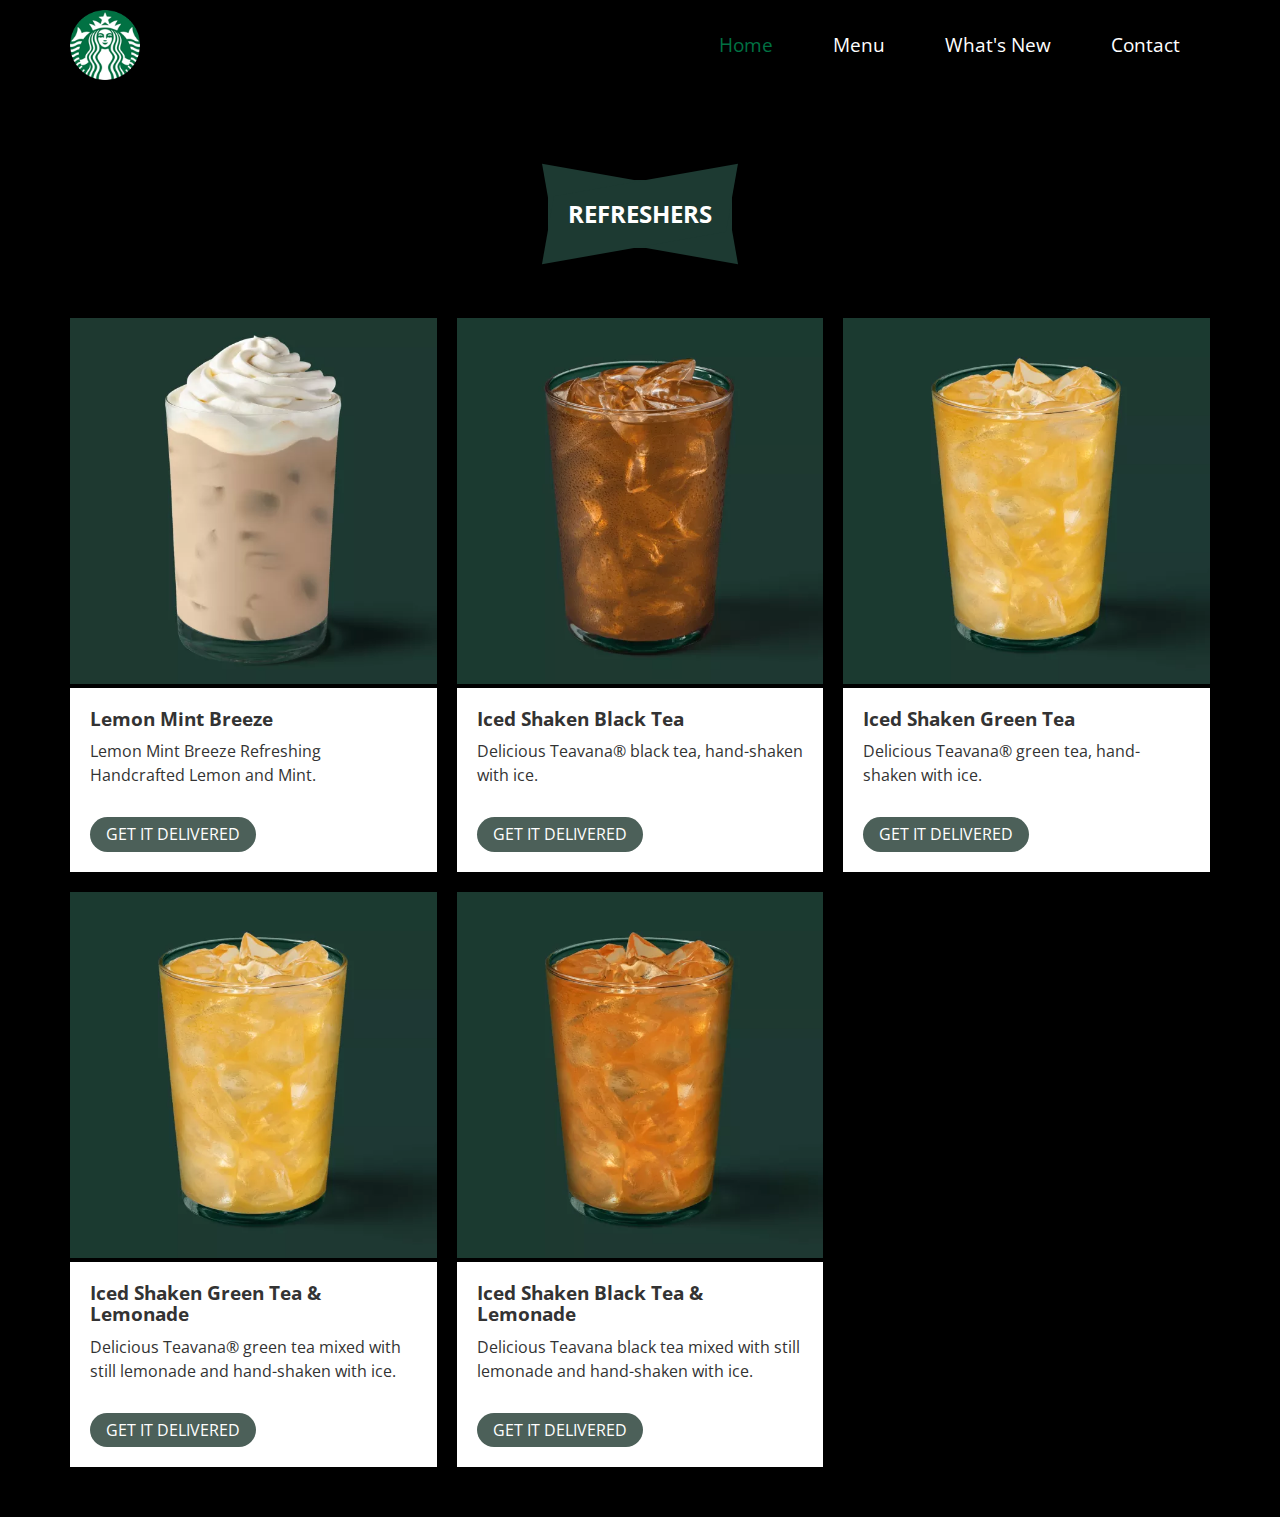
<file: refreshers.html>
<!DOCTYPE html>
<html lang="en">
<head>
    <meta charset="UTF-8">
    <meta name="viewport" content="width=device-width, initial-scale=1.0">
    <title>refreshers</title>
    <!-- css file -->
    <link rel="stylesheet" href="css/style.css">
    <!-- Render All File -->
    <link rel="stylesheet" href="css/normalize.css">
    <!-- Font Awesome Library -->
    <link rel="stylesheet" href="css/all.min.css">
    <!-- Google Font -->
    <link rel="preconnect" href="https://fonts.googleapis.com">
<link rel="preconnect" href="https://fonts.gstatic.com" crossorigin>
<link href="https://fonts.googleapis.com/css2?family=Open+Sans:wght@300;400;500;600;700;800&family=Outfit:wght@100;200;300;400;700&display=swap" rel="stylesheet">
</head>
<body>
    <section>
        <div class="container">
            <header>
                <img src="images/logo.png" alt="">
                <nav>
                    <i class="fa-solid fa-bars toggle-icon"></i>
                    <ul class="main-nav">
                        <li><a href="index.html" class="active">Home</a></li>
                        <li><a href="index.html">Menu</a>
                            <div class="megamenu">
                                <ul class="links">
                                    <li><a href="Espresso Drinks.html">Espresso Drinks</a></li>
                                    <li><a href="brewed-coffee.html">Brewed Coffee</a></li>
                                    <li><a href="frappuccino-coffee.html">Frappuccino coffee</a></li>
                                    <li><a href="frappuccino-cream.html">Frappuccino Ccream</a></li>
                                    <li><a href="refreshers.html">Refreshers</a></li>
                                </ul>
                            </div>
                        </li>
                        <li><a href="#Whatnews">What's New</a></li>
                        <li><a href="#Contact">Contact</a></li>
                    </ul>
                </nav>
            </header>
            <div class="menu">
                <div class="title">
                    <h2>refreshers</h2>
                </div>
                <div class="menuItems">
                    <div class="item">
                        <img src="images/Iced White Chocolate Mocha .jpg (1).jpg" alt="">
                        <div class="text">
                            <h3>Lemon Mint Breeze</h3>
                            <p>Lemon Mint Breeze Refreshing Handcrafted Lemon and Mint.</p>
                            <a href="#" class="btnn6">get it delivered</a>
                        </div>
                    </div>
                    <div class="item">
                        <img src="images/Teavana Iced Shaken Black Tea.jpg.jpg" alt="">
                        <div class="text">
                            <h3>Iced Shaken Black Tea</h3>
                            <p>Delicious Teavana® black tea, hand-shaken with ice.</p>
                            <a href="#" class="btnn6">get it delivered</a>
                        </div>
                    </div>
                    <div class="item">
                        <img src="images/Teavana Iced Shaken Green Tea _ Lemonade.jpg.jpg" alt="">
                        <div class="text">
                            <h3>Iced Shaken Green Tea</h3>
                            <p>Delicious Teavana® green tea, hand-shaken with ice.</p>
                            <a href="#" class="btnn6">get it delivered</a>
                        </div>
                    </div>
                    <div class="item">
                        <img src="images/Teavana Iced Shaken Green Tea _ Lemonade.jpg.jpg" alt="">
                        <div class="text">
                            <h3>Iced Shaken Green Tea & Lemonade</h3>
                            <p>Delicious Teavana® green tea mixed with still lemonade and hand-shaken with ice.</p>
                            <a href="#" class="btnn6">get it delivered</a>
                        </div>
                    </div>
                    <div class="item">
                        <img src="images/Teavana Iced Shaken Black Tea _ Lemonade.jpg.jpg" alt="">
                        <div class="text">
                            <h3>Iced Shaken Black Tea & Lemonade</h3>
                            <p>Delicious Teavana black tea mixed with still lemonade and hand-shaken with ice.</p>
                            <a href="#" class="btnn6">get it delivered</a>
                        </div>
                    </div>
                </div>
            </div>
        </div>
    </section>
</body>
</html>
</file>
<file: css/style.css>
/* Start Global Rule */
* {
    box-sizing: border-box;
    -webkit-box-sizing: border-box;
    -moz-box-sizing: border-box;
    padding: 0;
    margin: 0;
}

html {
    scroll-behavior: smooth;
}

body {
    font-family: 'Open Sans', sans-serif;
}

:root {
    --bg-color :#eee;
    --a-color :#333;
    --span-color:#017143;
}

.container {
    padding-left: 15px;
    padding-right: 15px;
    margin-right: auto;
    margin-left: auto;
}

@media (min-width:768px) {
    .container {
        width: 750px;
    }
}

@media (min-width:992px) {
    .container {
        width: 970px;
    }
}

@media (min-width:1200px) {
    .container {
        width: 1170px;
    }
}

section {
    background-color: black;
    width: 100%;
    color: white;
    min-height: 100vh;
}

/* End Global Rule */
/* Start Header */
header {
    width: 100%;
    position: relative;
    display: flex;
    justify-content: space-between;
    align-items: center;
    min-height: 90px;
}

header img {
    height: 70px;
}

@media (max-width:768px) {
    header img {
        height: 40px;
    }
}

header nav {
    display: flex;
    flex: 1;
    justify-content: flex-end;
    align-items: center;
}

header nav .toggle-icon {
    display: none;
    font-size: 1.8em;
    color: white;
}

@media (max-width:768px) {
    header nav .toggle-icon {
        display: block;
    }
}
header nav .main-nav {
    display: flex;
    list-style: none;
}

header nav .main-nav li a {
    text-decoration: none;
    color: white;
    font-size: 1.2em;
    padding: 30px ;
    display: block;
    width: 100%;
    transition: 0.3s;
    position: relative;
}

header nav .main-nav li:first-child a {
    color: #017143;
}

header nav .main-nav > li > a:hover {
    color: #017143;
}

header nav .main-nav > li:hover .megamenu {
    display: block;
}
@media (max-width:768px) {
    header nav .main-nav {
        display: none;
    }

    header nav .toggle-icon:hover + ul {
        display: block;
        position: absolute;
        top: 100%;
        left: 0;
        width: 100%;
        background-color: var(--a-color);
        z-index: 150;
    }

    header .container nav .toggle-icon:hover + ul li a {
        width: 100%;
    }

    header nav .toggle-icon:hover + ul li:first-child a {
        color: var(--span-color);
        border-bottom: 2px solid white;
    }

    header nav .toggle-icon:hover + ul li a:hover {
        border-bottom: 2px solid white;
    }
}

/* Start Mega Menu */
header .megamenu {
    position: absolute;
    width: 220px;
    background-color: #333;
    z-index: 50;
    top: 100%;
    display: none;
    transition: 1s;
}

header .megamenu .links {
    list-style: none;
    display: flex;
    flex-direction: column;
}

header .megamenu .links li a {
    padding: 10px;
    transition: 0.3s;
}

header .megamenu .links li:first-child a {
    border-bottom: 1px solid var(--span-color);
}

header .megamenu .links li a:hover {
    color: var(--span-color);
    border-bottom: 1px solid var(--span-color);
}

@media (max-width:768px) {
    header .megamenu {
        top: 150px;
        left: 0;
    }
}
/* End Mega Menu */
/* End Header */
/* Start Landing */
.landing {
    position: relative;
    display: flex;
    justify-content: space-between;
    align-items: center;
    flex-wrap: wrap;
    width: 100%;
    height: calc(100vh - 90px);
}

.landing .info {
    position: relative;
    width: 50%;
}

@media (max-width:768px) {
    .landing {
        text-align: center;
    }
    .landing .info {
        width: 100%;
        text-align: center;
        padding-top: 20px;
    }
}

.landing .info h2 {
    color: white;
    font-size: 4em;
    line-height: 1.2;
    font-weight: 600;
}

.landing .info span {
    color: var(--span-color);
}
.landing .info p {
    color: white;
    line-height: 1.5;
}

@media (max-width:768px) {
    .landing .info h2 {
        color: white;
        font-size: 2em;
        line-height: 1.2;
        font-weight: 600;
        padding-bottom: 10px;
    }
    .landing .info span {
        font-size: 1.7em;
    }

    .landing .info p {
        font-size: 13px;
        line-height: 2;
    }
}

.landing .info a {
    display: inline-block;
    background-color: var(--span-color);
    color: white;
    margin-top: 20px;
    padding: 8px 16px;
    text-decoration: none;
    border-radius: 20px;
    transition: 0.5s;
    text-transform: uppercase;
}

.landing .info a:hover {
    transform: translateY(10px);
}
.landing .image {
    position: relative;
    bottom: -30px;
    
}
.landing .image img {
    max-width: 350px;
}

@media (max-width:768px) {
    .landing .image {
        width: 100%;
        text-align: center;
        bottom: 20px;
    }
    .landing .image img {
        max-width: 130px;
    }
}

.circle {
    position: absolute;
    top: 0;
    left: 0;
    height: 100%;
    width: 100%;
    background-color: var(--span-color);
    clip-path: circle(50% at right 770px);
}

@media (max-width:768px) {
    .circle {
        position: absolute;
        top: 0;
        left: 0;
        height: 100%;
        width: 100%;
        background-color: var(--span-color);
        clip-path: circle(50% at right 700px);
    }
}
.thumbs {
    position: absolute;
    left: 50%;
    transform: translate(-50%);
    bottom: 0;
}

.thumbs img {
    max-width: 80px;
    padding: 10px;
    transition: 0.5s;
}

.thumbs img:hover {
    /* transform: rotateY(180deg); */
    transform: translateY(-15px);
}

@media (max-width:768px) {
    .thumbs {
        bottom: 0px;
    }
    .thumbs img {
        max-width: 50px;
    }
}
/* End Landing */
/* Start Menu */
.menu {
    position: relative;
    width: 100%;
    padding: 50px 0;
}

.menu .title{
    text-align: center;
    padding-bottom:30px ;
}

.menu .title h2 {
    position: relative;
    display: flex;
    justify-content: center;
    align-items: center;
    margin: 40px auto;
    width: fit-content;
    color: white;
    background-color: #1d3a32;
    padding: 20px 20px;
    text-transform: uppercase;
    z-index: 50;
}

.menu .title h2::before , 
.menu .title h2::after {
    content: "";
    position: absolute;
    width: 100%;
    height: 100%;
    background-color: #1d3a32;
    z-index: -2;
}

.menu .title h2::before {
    transform: skew(10deg , 10deg);
}

.menu .title h2::after {
    transform: skew(-10deg , -10deg);
}

.menu .title h3 {
    padding-bottom: 15px;
    font-weight: normal;
    font-size: 1.5em;
}

.menu .title p {
padding-bottom: 30px;
font-size: 1.1em;
word-spacing: 2.5px;
}

.menu .menuItems {
    display: grid;
    grid-template-columns: repeat(auto-fill , minmax(300px , 1fr));
    align-items: center;
    grid-gap: 20px;
}

.menu .menuItems .item {
    position: relative;
    width: 100%;
    height: 100%;
    /* background-color: white; */
}

.menu .menuItems .item img {
    max-width: 100%;
    max-height: 100%;
}

.menu .menuItems .item .text {
    background-color: white;
    padding: 20px;
    width: 100%;
}

.menu .menuItems .item .text h3 {
    color: var(--a-color);
}

.menu .menuItems .item .text p{
    color: var(--a-color);
    line-height: 1.5;
}

.menu .menuItems .item .text p {
    padding: 10px 0;
    font-size: 1em;
    line-height: 1.5;
}

.menu .menuItems .item .text a {
    display: inline-block;
    background-color:#4c6059;
    color: white;
    margin-top: 20px;
    padding: 8px 16px;
    text-decoration: none;
    border-radius: 20px;
    transition: 0.5s;
    text-transform: uppercase;
}
/* End Menu */
/* Start Whatnew */
.speialHeading {
    display: flex;
    align-items: center;
    justify-content: center;
    margin: 20px auto;
    width: 200px;
    height: 200px;
    border-radius: 50%;
    border-color: #017143 transparent #017143 #017143;
    border-width: 8px;
    border-style: solid;
}

.speialHeading .head {
    border-color: white white white transparent;
    border-width: 8px;
    border-style: solid;
    height: 100%;
    border-radius: 50%;
    display: flex;
    justify-content: center;
    align-items: center;
    width: 100%;
    background-color: #1d3a32;
}

.menu .row {
    padding: 50px 0;
    display: flex;
    flex-wrap: wrap;
}

.menu .row .column {
    flex: 25%;
    max-width: 25%;
    padding: 0 10px;
}

.menu .row .column .item {
    width: 100%;
}
.menu .row .column .item img {
    width: 100%;
    vertical-align: middle;
    margin-top: 10px;
}

@media (max-width:1000px) {
    .menu .row .column {
        flex: 50%;
        max-width: 50%;
    }
}

@media (max-width:768px) {
    .menu .row .column {
        flex: 100%;
        max-width: 100%;
    }
}

.menu .row .column .item .text {
    background-color: white;
    padding: 20px;
    width: 100%;
}

.menu .row .column .item .text h3 {
    color: var(--a-color);
}

.menu .row .column .item .text a {
    display: inline-block;
    background-color:#4c6059;
    color: white;
    margin-top: 20px;
    padding: 8px 16px;
    text-decoration: none;
    border-radius: 20px;
    transition: 0.5s;
    text-transform: uppercase;   
}
/* End Whatnew */
</file>
